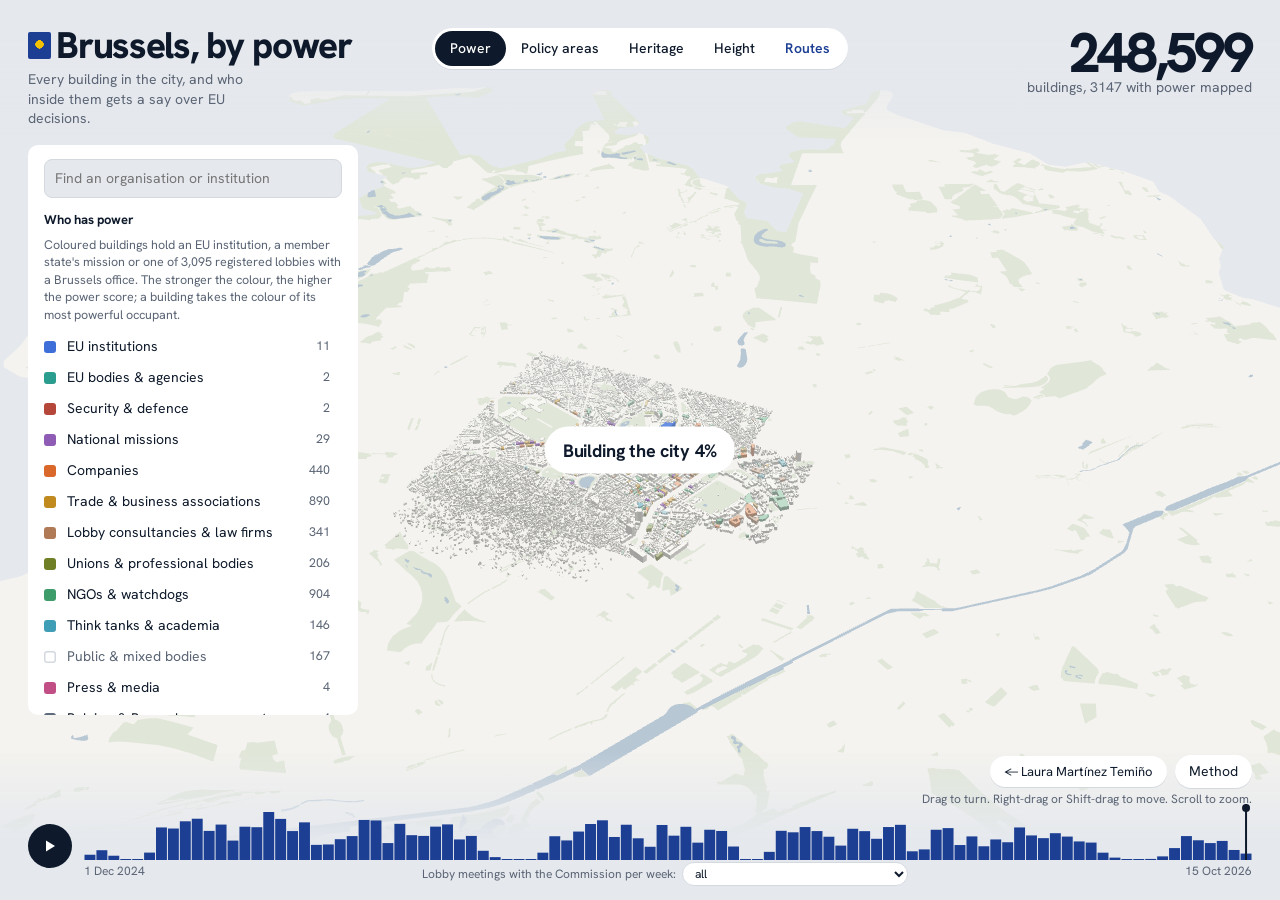
<file: public/brussels-by-power/index.html>
<!doctype html>
<html lang="en">
<head>
<meta charset="utf-8">
<meta name="viewport" content="width=device-width, initial-scale=1, viewport-fit=cover">
<title>Brussels, by power</title>
<meta name="description" content="Every building in Brussels, and the institutions, member states and lobbies inside them, scored by how much say they have over EU decisions.">
<link rel="preconnect" href="https://fonts.googleapis.com">
<link rel="preconnect" href="https://fonts.gstatic.com" crossorigin>
<link href="https://fonts.googleapis.com/css2?family=Hanken+Grotesk:wght@400;500;600;700;800&display=swap" rel="stylesheet">
<link rel="stylesheet" href="styles.css">
<link rel="icon" href="/static/images/favicon.svg" type="image/svg+xml">
<meta property="og:image" content="https://laura-website-pi.vercel.app/static/images/projects/brussels-by-power.jpg">
</head>
<body>
<canvas id="scene" aria-label="3D model of Brussels' buildings"></canvas>
<div class="veil veil-top" aria-hidden="true"></div>
<div class="veil veil-bottom" aria-hidden="true"></div>

<header class="masthead">
  <h1><span class="mark" aria-hidden="true"></span>Brussels, by power</h1>
  <p class="dek">Every building in the city, and who inside them gets a say over EU decisions.</p>
</header>

<nav class="modes" aria-label="Colour the city by">
  <button data-mode="0" aria-pressed="true">Power</button>
  <button data-mode="1" aria-pressed="false">Policy areas</button>
  <button data-mode="3" aria-pressed="false">Heritage</button>
  <button data-mode="2" aria-pressed="false">Height</button>
  <button class="routes-open" aria-haspopup="dialog">Routes</button>
</nav>

<div class="corner">
  <a class="home-link" href="/#projects">← Laura Martínez Temiño</a>
  <button class="about-open" aria-haspopup="dialog">Method</button>
</div>

<div class="tally" aria-live="polite">
  <span id="tally-big" class="tally-big">&nbsp;</span>
  <span id="tally-small" class="tally-small">&nbsp;</span>
</div>

<aside id="panel" class="panel">
  <button class="sheet-handle" aria-expanded="true" aria-controls="panel-body">Hide legend</button>
  <div id="panel-body"></div>
</aside>

<div id="card" class="card" hidden></div>
<section id="route" class="route" hidden aria-live="polite"></section>
<section id="week" class="week" hidden aria-live="polite"></section>

<dialog id="about" class="sheet" aria-labelledby="about-title">
  <button class="sheet-close" aria-label="Close">×</button>
  <article id="about-body"></article>
</dialog>
<dialog id="routes" class="sheet" aria-labelledby="routes-title">
  <button class="sheet-close" aria-label="Close">×</button>
  <article id="routes-body"></article>
</dialog>

<p class="howto">Drag to turn. Right-drag or Shift-drag to move. Scroll to zoom.</p>

<footer class="timeline">
  <button id="play" class="play" aria-label="Play the Commission's term, week by week">
    <svg viewBox="0 0 16 16" aria-hidden="true"><path id="play-icon" d="M4 2.5v11l9-5.5z"/></svg>
  </button>
  <div class="hist-wrap">
    <canvas id="hist" aria-label="Lobby meetings per week; drag to set the date"></canvas>
    <div class="hist-axis"><span id="axis-from"></span><label class="tl-label">Lobby meetings with the Commission per week:
      <select id="tl-filter" aria-label="Filter meetings"></select></label><span id="axis-to"></span></div>
  </div>
</footer>

<div id="loading" class="loading">Building the city <span id="progress">0</span>%</div>
<script type="module" src="app.js"></script>
</body>
</html>
</file>
<file: public/brussels-by-power/styles.css>
/* Brussels, by power: a white model of the city under a pale overcast sky.
   One loud colour, the deep blue of the Brussels flag; the iris yellow marks what you have selected. */
:root {
  --sky: #e5e8ed;
  --paper: #ffffff;
  --ink: #0e1a2b;
  --muted: #5a6474;
  --rule: #d4d9e0;
  --blue: #1c3f94;
  --iris: #f2c200;
  --gutter: clamp(14px, 2.2vw, 28px);
  font: 400 14px/1.5 "Hanken Grotesk", "Helvetica Neue", Arial, sans-serif;
}
* { box-sizing: border-box; }
html, body { margin: 0; height: 100%; background: var(--sky); color: var(--ink); overflow: hidden; }
button { font: inherit; color: inherit; }
:focus-visible { outline: 2px solid var(--blue); outline-offset: 2px; }
a { color: inherit; text-decoration-color: var(--blue); text-underline-offset: 3px; }

#scene { position: fixed; inset: 0; width: 100%; height: 100%; display: block; touch-action: none; }
.veil { position: fixed; left: 0; right: 0; pointer-events: none; }
.veil-top { top: 0; height: 140px; background: linear-gradient(var(--sky) 30%, rgba(229, 232, 237, 0)); }
.veil-bottom { bottom: 0; height: 150px; background: linear-gradient(rgba(229, 232, 237, 0), var(--sky) 60%); }

/* Masthead */
.masthead { position: fixed; top: calc(env(safe-area-inset-top, 0px) + var(--gutter)); left: var(--gutter); pointer-events: none; max-width: min(30vw, 420px); }
h1 { margin: 0; font-size: clamp(24px, 2.9vw, 46px); font-weight: 800; letter-spacing: -0.035em; line-height: .92; }
.mark { display: inline-block; width: .62em; height: .72em; margin-right: .14em; vertical-align: -.02em; border-radius: 2px;
  background: radial-gradient(circle at 50% 46%, var(--iris) 0 22%, transparent 23%), var(--blue); }
.dek { margin: 8px 0 0; color: var(--muted); max-width: 30ch; font-size: 14px; line-height: 1.4; }

/* Mode switch */
.modes { position: fixed; top: calc(env(safe-area-inset-top, 0px) + var(--gutter)); left: 50%; transform: translateX(-50%);
  display: flex; background: var(--paper); border-radius: 999px; padding: 3px; box-shadow: 0 1px 0 var(--rule); z-index: 3; }
.modes button { border: 0; background: none; padding: 7px 15px; border-radius: 999px; cursor: pointer; font-weight: 500; white-space: nowrap; }
.modes button:hover { background: var(--sky); }
.modes button[aria-pressed="true"] { background: var(--ink); color: var(--paper); }
.modes .routes-open { color: var(--blue); font-weight: 600; }

.corner { position: fixed; right: var(--gutter); bottom: calc(env(safe-area-inset-bottom, 0px) + 112px); z-index: 2; }
.corner button { border: 0; background: var(--paper); border-radius: 999px; padding: 6px 14px; cursor: pointer; box-shadow: 0 1px 0 var(--rule); }
.corner button:hover { background: var(--ink); color: var(--paper); }
.corner { display: flex; gap: 8px; align-items: center; }
.corner .home-link { background: var(--paper); border-radius: 999px; padding: 6px 14px; box-shadow: 0 1px 0 var(--rule); text-decoration: none; font-size: 13px; }
.corner .home-link:hover { background: var(--ink); color: var(--paper); }
@media (max-width: 760px) { .corner .home-link { display: none; } }

.tally { position: fixed; top: calc(env(safe-area-inset-top, 0px) + var(--gutter)); right: var(--gutter); text-align: right; pointer-events: none; }
.tally-big { display: block; font-size: clamp(34px, 4.4vw, 56px); font-weight: 800; letter-spacing: -0.04em; line-height: .88; font-variant-numeric: tabular-nums; }
.tally-small { color: var(--muted); }

/* Context panel */
.panel { position: fixed; left: var(--gutter); top: calc(env(safe-area-inset-top, 0px) + var(--gutter) + 112px);
  width: min(330px, calc(100vw - 2 * var(--gutter))); max-height: calc(100vh - 330px); overflow-y: auto;
  background: var(--paper); border-radius: 10px; padding: 14px 16px; z-index: 2; overscroll-behavior: contain; }
.sheet-handle { display: none; }
.panel h2 { margin: 0 0 6px; font-size: 13px; font-weight: 700; }
.panel h2.section { margin: 16px 0 4px; color: var(--muted); font-weight: 600; }
.panel p.hint { margin: 0 0 8px; color: var(--muted); font-size: 12.5px; line-height: 1.4; }
.legend { list-style: none; margin: 0; padding: 0; }
.legend li { margin: 0; }
.legend button { width: 100%; display: grid; grid-template-columns: 14px 1fr auto; gap: 9px; align-items: center; text-align: left;
  border: 0; background: none; padding: 5px 6px; margin: 0 -6px; border-radius: 6px; cursor: pointer; }
.legend button:hover { background: var(--sky); }
.legend button[aria-pressed="false"] { color: var(--muted); }
.legend button[aria-pressed="false"] .sw { background: transparent !important; box-shadow: inset 0 0 0 1.5px var(--rule); }
.sw { width: 12px; height: 12px; border-radius: 3px; }
.n { color: var(--muted); font-variant-numeric: tabular-nums; font-size: 12.5px; }
.rank { list-style: none; margin: 0; padding: 0; counter-reset: r; }
.rank button { width: 100%; display: grid; grid-template-columns: 22px 1fr 34px; gap: 8px; align-items: center; text-align: left;
  border: 0; background: none; padding: 5px 6px; margin: 0 -6px; border-radius: 6px; cursor: pointer; }
.rank button:hover, .rank button.on { background: var(--sky); }
.rank .pos { color: var(--muted); font-size: 12px; font-variant-numeric: tabular-nums; }
.rank .nm { min-width: 0; }
.rank .nm b { display: block; font-weight: 600; white-space: nowrap; overflow: hidden; text-overflow: ellipsis; }
.rank .bar { display: block; height: 3px; border-radius: 2px; background: var(--rule); margin-top: 4px; overflow: hidden; }
.rank .bar i { display: block; height: 100%; }
.rank .val { text-align: right; font-weight: 800; font-variant-numeric: tabular-nums; }
.sectors { display: flex; flex-wrap: wrap; gap: 5px; margin: 4px 0 6px; }
.sectors button { border: 1px solid var(--rule); background: none; border-radius: 999px; padding: 4px 10px; cursor: pointer; font-size: 12.5px; }
.sectors button:hover { border-color: var(--ink); }
.sectors button[aria-pressed="true"] { background: var(--ink); border-color: var(--ink); color: var(--paper); }
.ramp { height: 10px; border-radius: 3px; margin: 6px 0 2px; }
.ramp-labels { display: flex; justify-content: space-between; color: var(--muted); font-size: 12px; }

/* Card: follows the pointer on hover, pins on click */
.card { position: fixed; z-index: 5; width: 310px; max-height: calc(100vh - 40px); overflow-y: auto; background: var(--paper);
  border-radius: 10px; padding: 0; box-shadow: 0 10px 30px rgba(14, 26, 43, .16); pointer-events: none; }
.card .body { padding: 12px 16px 14px; }
.card.pinned { pointer-events: auto; width: 350px; max-height: calc(100vh - 250px); }
.card.pinned .body { padding: 14px 18px 18px; }
.card-close { position: absolute; z-index: 1; background: rgba(255,255,255,.85) !important; top: 8px; right: 8px; border: 0; background: none; font-size: 20px; line-height: 1; cursor: pointer; color: var(--muted); padding: 4px 8px; border-radius: 6px; }
.card-close:hover { background: var(--sky); color: var(--ink); }
.card .kind { display: flex; align-items: center; gap: 7px; color: var(--muted); font-size: 12.5px; }
.card h3 { margin: 4px 0 2px; font-size: 18px; line-height: 1.15; letter-spacing: -0.01em; padding-right: 22px; }
.card .addr { color: var(--muted); font-size: 12.5px; }
.score { display: flex; align-items: baseline; gap: 10px; margin: 10px 0 4px; }
.score b { font-size: 40px; font-weight: 800; letter-spacing: -0.04em; line-height: .9; }
.score span { color: var(--muted); font-size: 12.5px; line-height: 1.3; }
.card p { margin: 8px 0 0; line-height: 1.45; }
.card .why { color: var(--muted); font-size: 13px; }
.card .more { color: var(--muted); font-size: 12px; margin-top: 8px; }
.others { margin: 10px 0 0; padding: 8px 0 0; border-top: 1px solid var(--rule); font-size: 12.5px; }
.others button { border: 0; background: none; padding: 2px 0; cursor: pointer; text-align: left; text-decoration: underline; text-decoration-color: var(--rule); text-underline-offset: 3px; }
.others button:hover { text-decoration-color: var(--blue); }
.metrics { list-style: none; padding: 0; margin: 10px 0 0; }
.metrics li { display: grid; grid-template-columns: 1fr auto; gap: 2px 10px; padding: 6px 0; border-top: 1px solid var(--rule); font-size: 12.5px; }
.metrics li b { font-variant-numeric: tabular-nums; }
.metrics .bar { grid-column: 1 / -1; height: 3px; background: var(--rule); border-radius: 2px; overflow: hidden; }
.metrics .bar i { display: block; height: 100%; background: var(--blue); }
.chips { display: flex; flex-wrap: wrap; gap: 4px; margin-top: 6px; }
.chips span { border: 1px solid var(--rule); border-radius: 999px; padding: 2px 8px; font-size: 12px; }
.card h4 { margin: 12px 0 2px; font-size: 12.5px; color: var(--muted); font-weight: 600; }
.links { display: flex; flex-wrap: wrap; gap: 6px; margin-top: 12px; }
.links a { border: 1px solid var(--rule); border-radius: 999px; padding: 4px 10px; font-size: 12.5px; text-decoration: none; }
.links a:hover { border-color: var(--ink); }
.wiki { color: var(--muted); font-size: 13px; }

/* Route panel: steps of a guided walk */
.route { position: fixed; right: var(--gutter); top: calc(env(safe-area-inset-top, 0px) + var(--gutter) + 92px); z-index: 4;
  width: min(330px, calc(100vw - 2 * var(--gutter))); background: var(--paper); border-radius: 10px; padding: 14px 16px; }
.route h2 { margin: 0 0 4px; font-size: 16px; }
.route .step-n { color: var(--muted); font-size: 12.5px; }
.route p { margin: 6px 0 10px; line-height: 1.45; }
.route .nav { display: flex; gap: 6px; }
.route .nav button { border: 1px solid var(--rule); background: none; border-radius: 999px; padding: 5px 12px; cursor: pointer; }
.route .nav button:hover:not(:disabled) { border-color: var(--ink); }
.route .nav button.primary { background: var(--ink); color: var(--paper); border-color: var(--ink); }
.route .nav button:disabled { opacity: .4; cursor: default; }
.route .nav .end { margin-left: auto; }

/* Dialogs */
.sheet { border: 0; border-radius: 12px; padding: 26px 28px; width: min(620px, calc(100vw - 32px)); max-height: calc(100vh - 60px); color: var(--ink); }
.sheet::backdrop { background: rgba(14, 26, 43, .35); }
.sheet h2 { margin: 0 0 10px; font-size: 26px; letter-spacing: -0.03em; }
.sheet h3 { margin: 18px 0 4px; font-size: 14px; }
.sheet p, .sheet li { line-height: 1.55; max-width: 64ch; }
.sheet table { border-collapse: collapse; width: 100%; font-size: 13px; }
.sheet td { border-top: 1px solid var(--rule); padding: 5px 4px; }
.sheet td:last-child { text-align: right; font-variant-numeric: tabular-nums; }
.sheet-close { position: absolute; top: 10px; right: 12px; border: 0; background: none; font-size: 24px; cursor: pointer; color: var(--muted); }
.route-card { display: block; width: 100%; text-align: left; border: 1px solid var(--rule); background: none; border-radius: 10px; padding: 12px 14px; margin: 0 0 8px; cursor: pointer; }
.route-card:hover { border-color: var(--ink); }
.route-card b { display: block; font-size: 15px; }
.route-card span { color: var(--muted); }

.howto { position: fixed; right: var(--gutter); bottom: calc(env(safe-area-inset-bottom, 0px) + 92px); margin: 0; color: var(--muted); font-size: 12px; pointer-events: none; }

/* Timeline: weekly lobby meetings, scrub or play the term */
.timeline { position: fixed; left: var(--gutter); right: var(--gutter); bottom: calc(env(safe-area-inset-bottom, 0px) + 14px);
  display: flex; gap: 12px; align-items: flex-end; z-index: 2; }
.play { flex: none; width: 44px; height: 44px; border-radius: 50%; border: 0; background: var(--ink); color: var(--paper); cursor: pointer; display: grid; place-items: center; margin-bottom: 18px; }
.play:hover { background: var(--blue); }
.play svg { width: 16px; height: 16px; fill: currentColor; }
.hist-wrap { flex: 1; min-width: 0; }
#hist { display: block; width: 100%; height: 56px; cursor: ew-resize; touch-action: none; }
.hist-axis { display: flex; justify-content: space-between; color: var(--muted); font-size: 12px; margin-top: 2px; }

.loading { position: fixed; left: 50%; top: 50%; transform: translate(-50%, -50%); font-weight: 700; font-size: 18px; letter-spacing: -0.01em;
  background: var(--paper); padding: 10px 18px; border-radius: 999px; font-variant-numeric: tabular-nums; }
.loading[hidden] { display: none; }

@media (max-width: 760px) {
  .masthead { max-width: 60vw; }
  h1 { font-size: 26px; }
  .dek, .howto, .corner { display: none; }
  .modes { top: auto; bottom: calc(env(safe-area-inset-bottom, 0px) + 96px); max-width: calc(100vw - 24px); overflow-x: auto; }
  .tally-big { font-size: 28px; }
  .panel { top: auto; bottom: calc(env(safe-area-inset-bottom, 0px) + 146px); max-height: 38vh; padding-top: 6px; }
  .panel.collapsed #panel-body { display: none; }
  .sheet-handle { display: block; width: 100%; border: 0; background: none; color: var(--muted); font-size: 12.5px; padding: 4px 0 8px; cursor: pointer; }
  .card.pinned { left: 8px !important; right: 8px; top: auto !important; bottom: calc(env(safe-area-inset-bottom, 0px) + 96px); width: auto; max-height: 55vh; }
  .route { top: auto; bottom: calc(env(safe-area-inset-bottom, 0px) + 146px); left: 12px; right: 12px; width: auto; }
}
@media (prefers-reduced-motion: reduce) { * { transition: none !important; } }

/* Card: photo, year, layers, facts */
.photo { margin: 0; }
.photo img { display: block; width: 100%; aspect-ratio: 4 / 3; object-fit: cover; background: var(--sky); }
.photo figcaption { padding: 6px 16px 0; color: var(--muted); font-size: 11.5px; }
.photo figcaption a { text-decoration: none; }
.card .year { display: flex; align-items: baseline; gap: 10px; margin: 6px 0 2px; }
.card .year b { font-size: 40px; font-weight: 800; letter-spacing: -0.04em; line-height: .9; font-variant-numeric: tabular-nums; }
.card .year span { color: var(--muted); display: flex; align-items: center; gap: 6px; font-size: 13px; }
.card .year .sw { display: inline-block; flex: none; }
.inlayers { list-style: none; margin: 4px 0 0; padding: 0; }
.inlayers li { display: flex; align-items: baseline; gap: 8px; padding: 2px 0; font-size: 13px; color: var(--muted); }
.inlayers li b { color: var(--ink); font-weight: 650; }
.inlayers .sw { flex: none; transform: translateY(1px); }
.facts { display: grid; grid-template-columns: auto 1fr; gap: 4px 14px; margin: 10px 0 0; padding-top: 8px; border-top: 1px solid var(--rule); font-size: 13px; }
.facts dt { color: var(--muted); }
.facts dd { margin: 0; text-align: right; }
.card .more { border-top: 1px solid var(--rule); padding-top: 8px; }

/* Search */
.search { width: 100%; padding: 8px 10px; border: 1px solid var(--rule); border-radius: 8px; font: inherit; background: var(--sky); color: var(--ink); }
.search:focus { outline: 2px solid var(--blue); outline-offset: 0; background: var(--paper); }
#found:empty { display: none; }
#found { margin-top: 6px; }
#found .nm .n { display: block; white-space: nowrap; overflow: hidden; text-overflow: ellipsis; }
.back-link { border: 0; background: none; padding: 0 0 8px; cursor: pointer; color: var(--blue); font-weight: 600; }

/* Photo tag, as on a museum label */
.ph { position: relative; }
.ph .tag { position: absolute; left: 12px; bottom: 10px; background: var(--ink); color: var(--paper); font-weight: 700; font-size: 12px; padding: 3px 8px; border-radius: 5px; }

/* Card: clickable chips, occupants, meetings */
.chip { border: 1px solid var(--rule); background: none; border-radius: 999px; padding: 3px 9px; font-size: 12px; cursor: pointer; text-align: left; }
.chip:hover { border-color: var(--blue); color: var(--blue); }
.card h4 .n, .week h4 .n { font-weight: 400; }
.occupants { list-style: none; margin: 4px 0 0; padding: 0; }
.occupants.folded li:nth-child(n + 9) { display: none; }
.occupants button { width: 100%; display: grid; grid-template-columns: 12px 1fr auto; gap: 8px; align-items: center; border: 0; background: none;
  padding: 4px 6px; margin: 0 -6px; border-radius: 6px; cursor: pointer; text-align: left; font-size: 13px; }
.occupants button:hover { background: var(--sky); }
.occupants li.on button { background: var(--sky); font-weight: 650; }
.occupants .nm { min-width: 0; white-space: nowrap; overflow: hidden; text-overflow: ellipsis; }
.occupants b { font-variant-numeric: tabular-nums; }
.show-all { border: 0; background: none; color: var(--blue); cursor: pointer; padding: 4px 0; font-weight: 600; }
.meets { list-style: none; margin: 4px 0 0; padding: 0; font-size: 13px; }
.meets li { padding: 6px 0; border-top: 1px solid var(--rule); line-height: 1.4; }
.meets .n { font-size: 12px; }

/* Timeline filter and week details */
.tl-label { display: flex; align-items: center; gap: 6px; }
.tl-label select { font: inherit; font-size: 12px; border: 1px solid var(--rule); border-radius: 999px; padding: 2px 8px; background: var(--paper); color: var(--ink); max-width: 230px; }
.week { position: fixed; z-index: 6; left: calc(var(--gutter) + 56px); bottom: calc(env(safe-area-inset-bottom, 0px) + 100px);
  width: min(560px, calc(100vw - 2 * var(--gutter))); max-height: min(62vh, 620px); overflow-y: auto; background: var(--paper);
  border-radius: 10px; padding: 14px 18px 16px; box-shadow: 0 10px 30px rgba(14, 26, 43, .18); }
.week h3 { margin: 2px 0 4px; font-size: 22px; letter-spacing: -0.02em; }
.week h4 { margin: 12px 0 4px; font-size: 12.5px; color: var(--muted); font-weight: 600; }
.wcols { display: grid; grid-template-columns: 1fr 1fr; gap: 0 18px; }
.wbars { list-style: none; margin: 0; padding: 0; font-size: 12.5px; }
.wbars li { display: grid; grid-template-columns: 1fr auto; gap: 2px 8px; padding: 3px 0; }
.wbars .bar { grid-column: 1 / -1; height: 3px; background: var(--rule); border-radius: 2px; overflow: hidden; }
.wbars .bar i { display: block; height: 100%; }
.wlist { margin: 0; padding-left: 18px; font-size: 13px; columns: 2; column-gap: 18px; }
.wlist li { break-inside: avoid; padding: 1px 0; }
.wlist button { border: 0; background: none; padding: 0; cursor: pointer; text-decoration: underline; text-decoration-color: var(--rule); text-underline-offset: 3px; text-align: left; font-size: 13px; }
.wlist button:hover { text-decoration-color: var(--blue); }
@media (max-width: 760px) {
  .week { left: 8px; right: 8px; width: auto; bottom: calc(env(safe-area-inset-bottom, 0px) + 140px); }
  .wcols { grid-template-columns: 1fr; }
  .wlist { columns: 1; }
  .tl-label { font-size: 0; } .tl-label select { font-size: 12px; }
}
</file>
